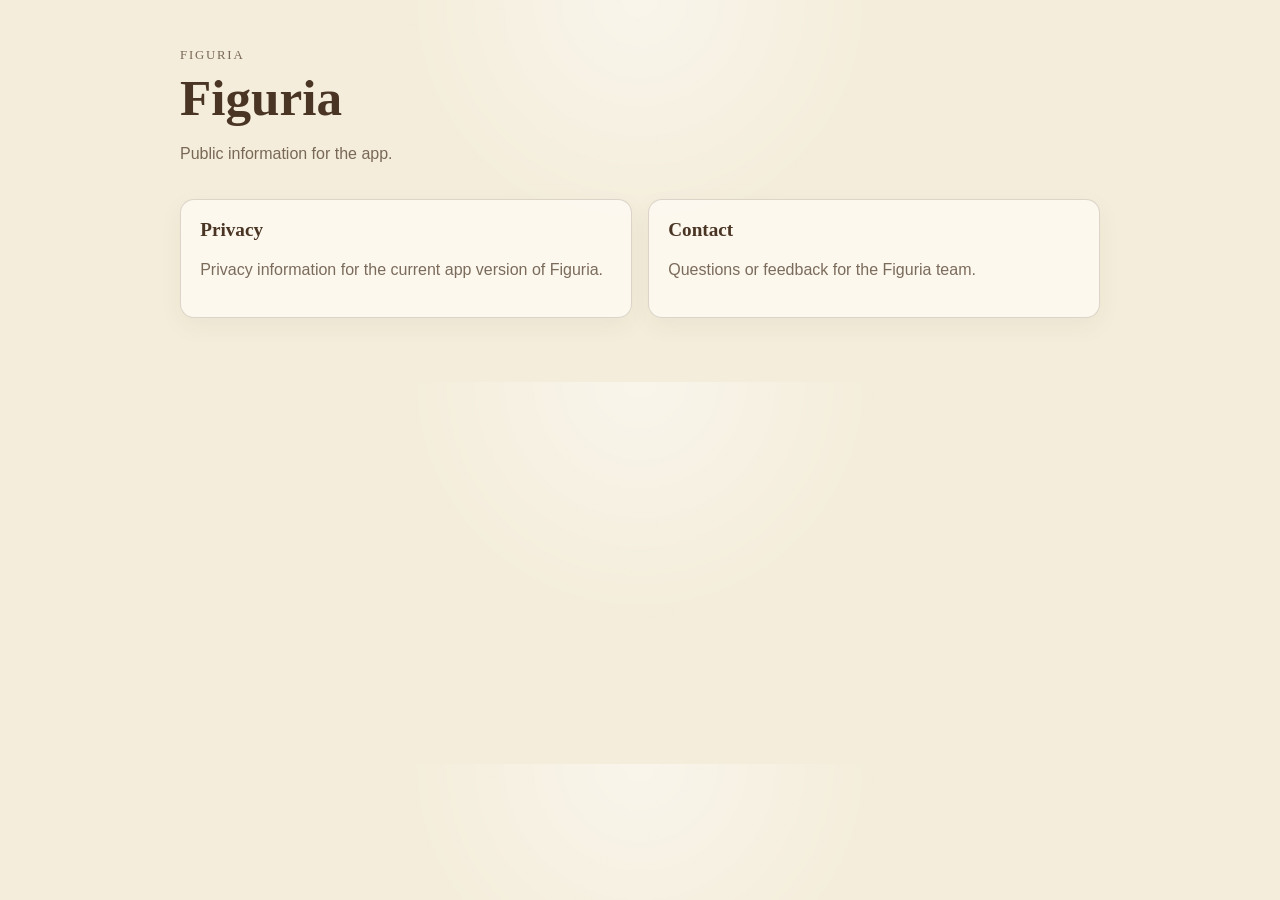
<file: index.html>
<!DOCTYPE html>
<html lang="en">
<head>
    <meta charset="UTF-8">
    <meta name="viewport" content="width=device-width, initial-scale=1.0">
    <title>Figuria Website</title>
    <link rel="stylesheet" href="styles.css">
</head>
<body>
    <main class="page">
        <header class="hero">
            <p class="eyebrow">Figuria</p>
            <h1>Figuria</h1>
            <p class="lead">
                Public information for the app.
            </p>
        </header>

        <nav class="card-list" aria-label="Site pages">
            <a class="card" href="./privacy/">
                <h2>Privacy</h2>
                <p>Privacy information for the current app version of Figuria.</p>
            </a>
            <a class="card" href="./contact/">
                <h2>Contact</h2>
                <p>Questions or feedback for the Figuria team.</p>
            </a>
        </nav>
    </main>
</body>
</html>
</file>
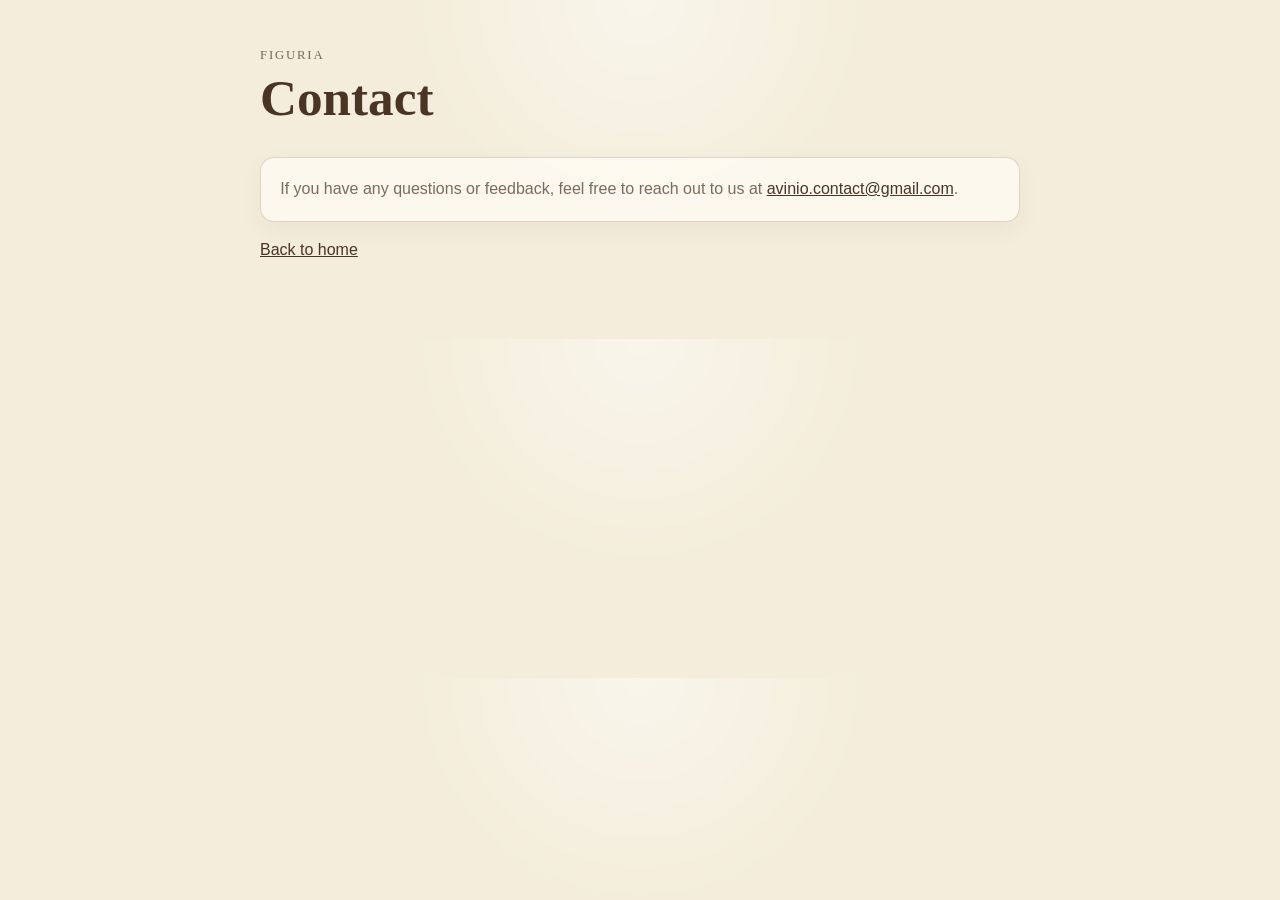
<file: contact/index.html>
<!DOCTYPE html>
<html lang="en">
<head>
    <meta charset="UTF-8">
    <meta name="viewport" content="width=device-width, initial-scale=1.0">
    <title>Figuria Contact</title>
    <link rel="stylesheet" href="../styles.css">
</head>
<body>
    <main class="page page--narrow">
        <header class="hero">
            <p class="eyebrow">Figuria</p>
            <h1>Contact</h1>
        </header>

        <section class="card prose">
            <p>If you have any questions or feedback, feel free to reach out to us at <a href="mailto:avinio.contact@gmail.com">avinio.contact@gmail.com</a>.</p>
        </section>

        <p class="back-link"><a href="../">Back to home</a></p>
    </main>
</body>
</html>
</file>
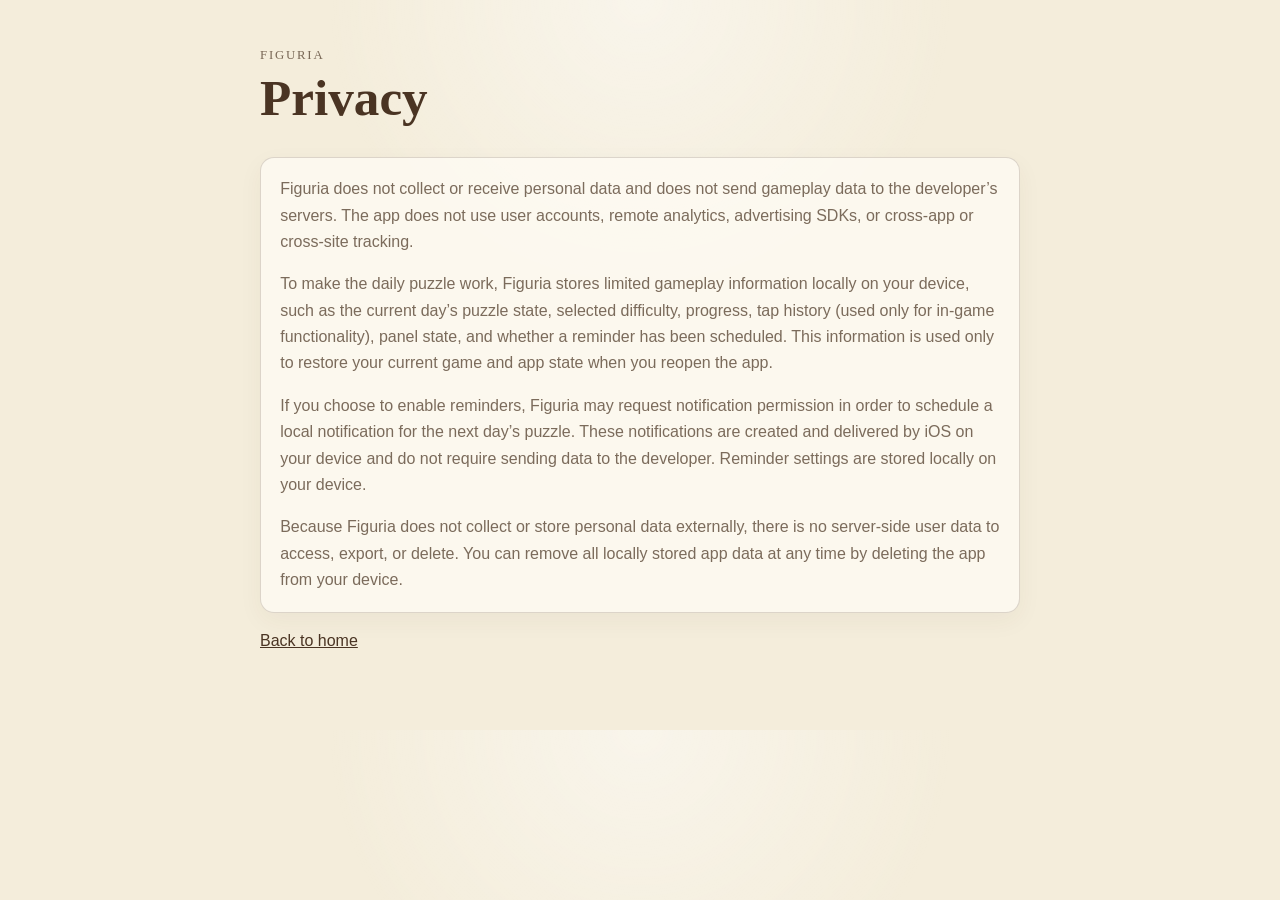
<file: privacy/index.html>
<!DOCTYPE html>
<html lang="en">
<head>
    <meta charset="UTF-8">
    <meta name="viewport" content="width=device-width, initial-scale=1.0">
    <title>Figuria Privacy</title>
    <link rel="stylesheet" href="../styles.css">
</head>
<body>
    <main class="page page--narrow">
        <header class="hero">
            <p class="eyebrow">Figuria</p>
            <h1>Privacy</h1>
        </header>

        <section class="card prose">
            <p>Figuria does not collect or receive personal data and does not send gameplay data to the developer’s servers. The app does not use user accounts, remote analytics, advertising SDKs, or cross-app or cross-site tracking.</p>
            <p>To make the daily puzzle work, Figuria stores limited gameplay information locally on your device, such as the current day’s puzzle state, selected difficulty, progress, tap history (used only for in-game functionality), panel state, and whether a reminder has been scheduled. This information is used only to restore your current game and app state when you reopen the app.</p>
            <p>If you choose to enable reminders, Figuria may request notification permission in order to schedule a local notification for the next day’s puzzle. These notifications are created and delivered by iOS on your device and do not require sending data to the developer. Reminder settings are stored locally on your device.</p>
            <p>Because Figuria does not collect or store personal data externally, there is no server-side user data to access, export, or delete. You can remove all locally stored app data at any time by deleting the app from your device.</p>
        </section>
        <p class="back-link"><a href="../">Back to home</a></p>
    </main>
</body>
</html>
</file>
<file: styles.css>
:root {
    color-scheme: light;
    --paper: #f4eddb;
    --paper-shadow: #eadfc7;
    --ink: #4a3423;
    --ink-soft: rgba(74, 52, 35, 0.72);
    --line: rgba(74, 52, 35, 0.18);
    --card: rgba(255, 252, 245, 0.72);
}

* {
    box-sizing: border-box;
}

body {
    margin: 0;
    font-family: Georgia, "Times New Roman", serif;
    background:
        radial-gradient(circle at top, rgba(255, 255, 255, 0.45), transparent 32%),
        var(--paper);
    color: var(--ink);
}

.page {
    width: min(920px, calc(100% - 2rem));
    margin: 0 auto;
    padding: 3rem 0 4rem;
}

.page--narrow {
    width: min(760px, calc(100% - 2rem));
}

.hero {
    margin-bottom: 2rem;
}

.eyebrow {
    margin: 0 0 0.5rem;
    font-size: 0.8rem;
    letter-spacing: 0.14em;
    text-transform: uppercase;
    color: var(--ink-soft);
}

h1,
h2 {
    margin: 0;
    font-weight: 600;
}

h1 {
    font-size: clamp(2rem, 4vw, 3.2rem);
    line-height: 1.05;
}

h2 {
    font-size: 1.2rem;
}

.lead,
.prose p,
.card p {
    font-family: Arial, Helvetica, sans-serif;
    font-size: 1rem;
    line-height: 1.65;
    color: var(--ink-soft);
}

.prose p {
    margin: 0;
}

.prose p + p {
    margin-top: 1rem;
}

.card-list {
    display: grid;
    grid-template-columns: repeat(auto-fit, minmax(240px, 1fr));
    gap: 1rem;
}

.card {
    display: block;
    padding: 1.15rem 1.2rem;
    border: 1px solid var(--line);
    border-radius: 14px;
    background: var(--card);
    box-shadow: 0 8px 24px rgba(74, 52, 35, 0.05);
    text-decoration: none;
    color: inherit;
}

.card:hover {
    border-color: rgba(74, 52, 35, 0.28);
}

.prose {
    padding: 1.15rem 1.2rem;
}

.back-link {
    margin-top: 1.2rem;
    font-family: Arial, Helvetica, sans-serif;
}

a {
    color: var(--ink);
}
</file>
